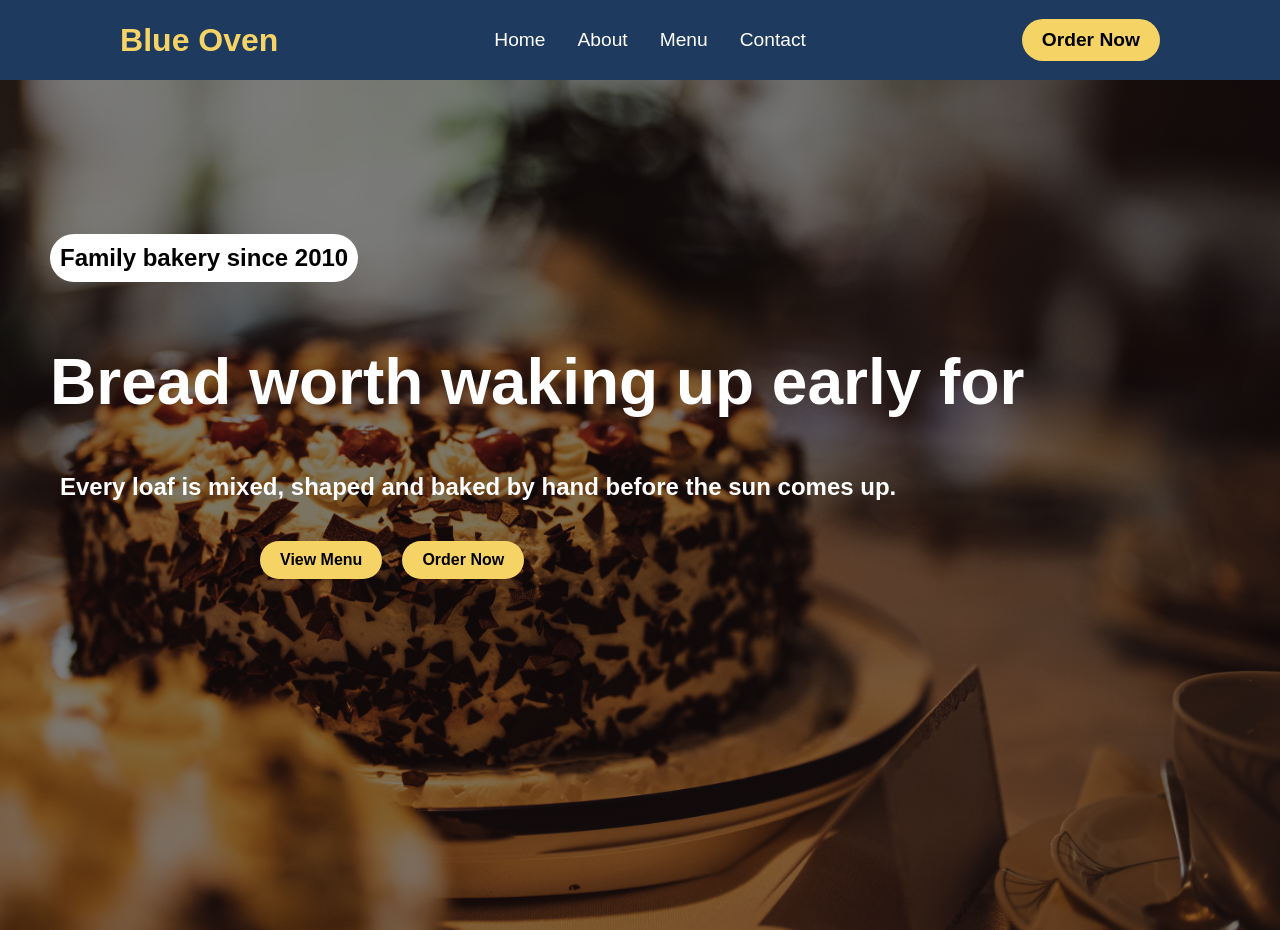
<file: onepage/index.html>
<!DOCTYPE html>
<html lang="en">

<head>
    <meta charset="UTF-8">
    <meta name="viewport" content="width=device-width, initial-scale=1.0">
    <link rel="preconnect" href="https://fonts.googleapis.com">
    <link rel="preconnect" href="https://fonts.gstatic.com" crossorigin>
    <link
        href="https://fonts.googleapis.com/css2?family=Inter:ital,opsz,wght@0,14..32,100..900;1,14..32,100..900&display=swap"
        rel="stylesheet">
    <link rel="stylesheet" href="css/style.css">
    <title>Blue Oven</title>
</head>

<body>
    <!-- Navigation bar -->
    <nav class="navbar">
        <a href="index.html" class="logo">Blue Oven</a>
        <ul class="nav-links">
            <li><a href="index.html">Home</a></li>
            <li><a href="about.html">About</a></li>
            <li><a href="menu.html">Menu</a></li>
            <li><a href="contact.html">Contact</a></li>
           
        </ul>
         <a href="#" class="button">Order Now</a>
    </nav>

    <!-- Hero section -->
   <div class="hero">
        <p id="sub1">Family bakery since 2010</p>
        <h1>Bread worth waking up early for</h1>
        <p id="sub2">Every loaf is mixed, shaped and baked by hand before the sun comes up.</p>
        <div class="hero-buttons">
            <a href="menu.html" class="button">View Menu</a>
            <a href="contact.html" class="button">Order Now</a></div>
        
</div>
</body>

</html>
</file>
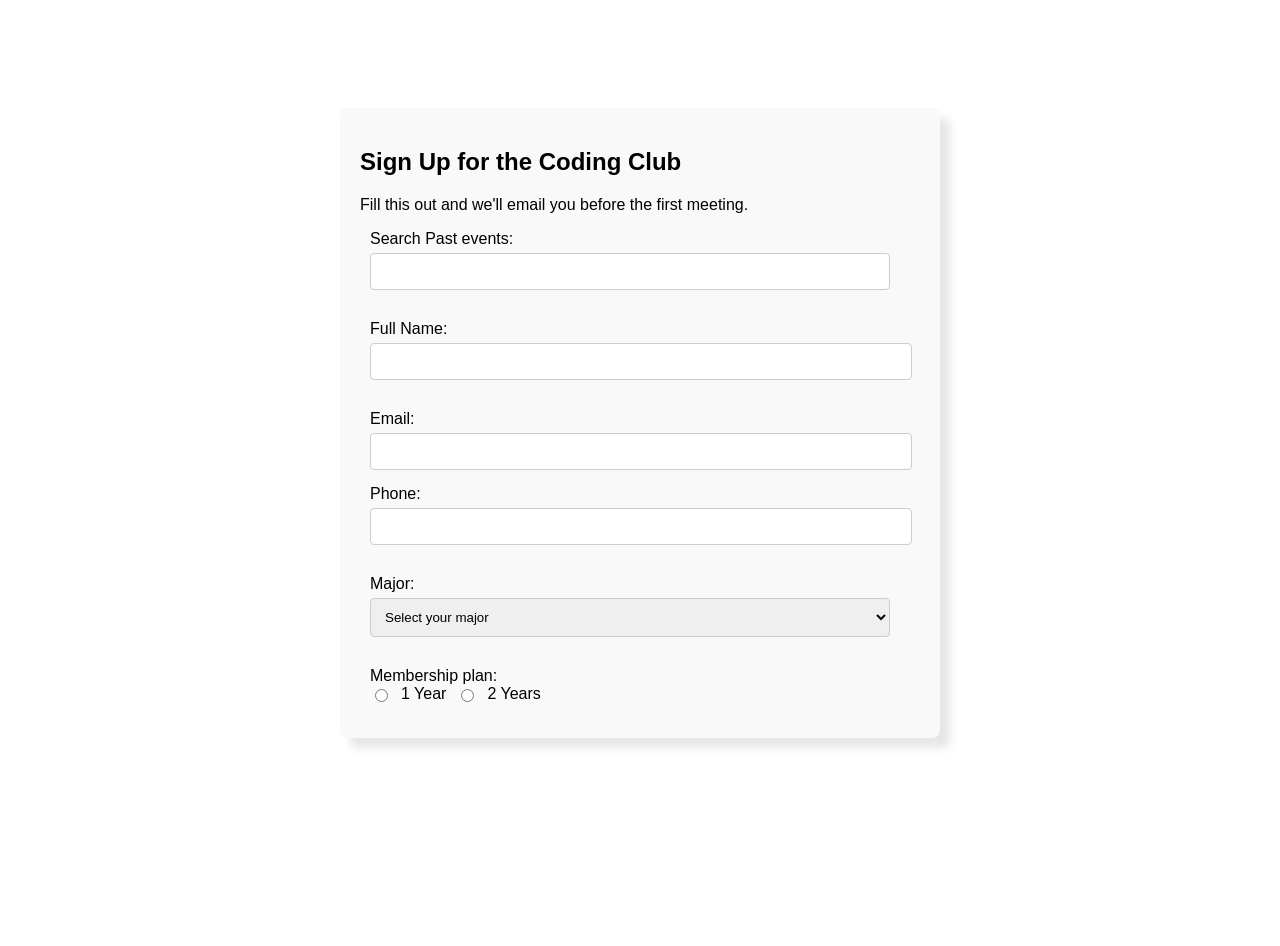
<file: form.html>
<!DOCTYPE html>
<html lang="en">
<head>
    <meta charset="UTF-8">
    <meta name="viewport" content="width=device-width, initial-scale=1.0">
    <title>Coding Club Sign-up</title>
    <style>
        main {
            max-width: 600px;
            margin: 0 auto;
            padding: 100px 20PX 200px 20PX;
            font-family: Arial, sans-serif;
        }
        form {
            background-color: #f9f9f9;
            padding: 20px;
            border-radius: 8px;
            box-shadow: 10px 10px 10px rgba(0, 0, 0, 0.1);
            padding-right: 20px;
        }
       input[type="text"],
        input[type="email"],
        input[type="tel"],
        select,
        input[type="search"] {
            width: 100%;
            padding: 10px;
            margin: 5px 10px 15px 0;
            border: 1px solid #ccc;
            border-radius: 4px;
        }
        .field {
            margin-left: 10px;
            margin-bottom: 15px;
            padding-right: 30px;
        }
        .radio-group {
            display: flex;
            gap: 10px;
            align-items: center;
        }
    </style>
</head>
<body>
<main>
<form>
    <h2>Sign Up for the Coding Club</h2>
    <p>Fill this out and we'll email you before the first meeting.</p>
<div class="field">
    <label for="search">Search Past events:</label>
    <input type="search" id="search" name="search">
</div>
<div class="field">
    <label for="fullname">Full Name:</label>
    <input type="text" id="fullname" name="fullname" required>
</div>
<div class="row">
    <div class="field">
        <label for="email">Email:</label>
        <input type="email" id="email" name="email" required>
        <label for="phone">Phone:</label>
        <input type="tel" id="phone" name="phone">
    </div>
</div>
<div class="field">
    <label for="MAJOR">Major:</label>
    <select id="major" name="major" required>
        <option value="">Select your major</option>
        <optgroup label="Engineering">
            <option value="electrical-engineering">Electrical Engineering</option>
            <option value="mechanical-engineering">Mechanical Engineering</option>
        </optgroup>
        <optgroup label="Computer Science">
            <option value="computer-science">Computer Science</option>
            <option value="software-engineering">Software Engineering</option>
        </optgroup>
    </select>
</div>
<div class="field">
    <label for="year">Membership  plan:</label>
    <div class="radio-group">
        <input type="radio" id="year1" name="year" value="1" required>
        <label for="year1">1 Year</label>
        <input type="radio" id="year2" name="year" value="2">
        <label for="year2">2 Years</label>
        
    

</form>

</main>
</body>
</html>
</file>
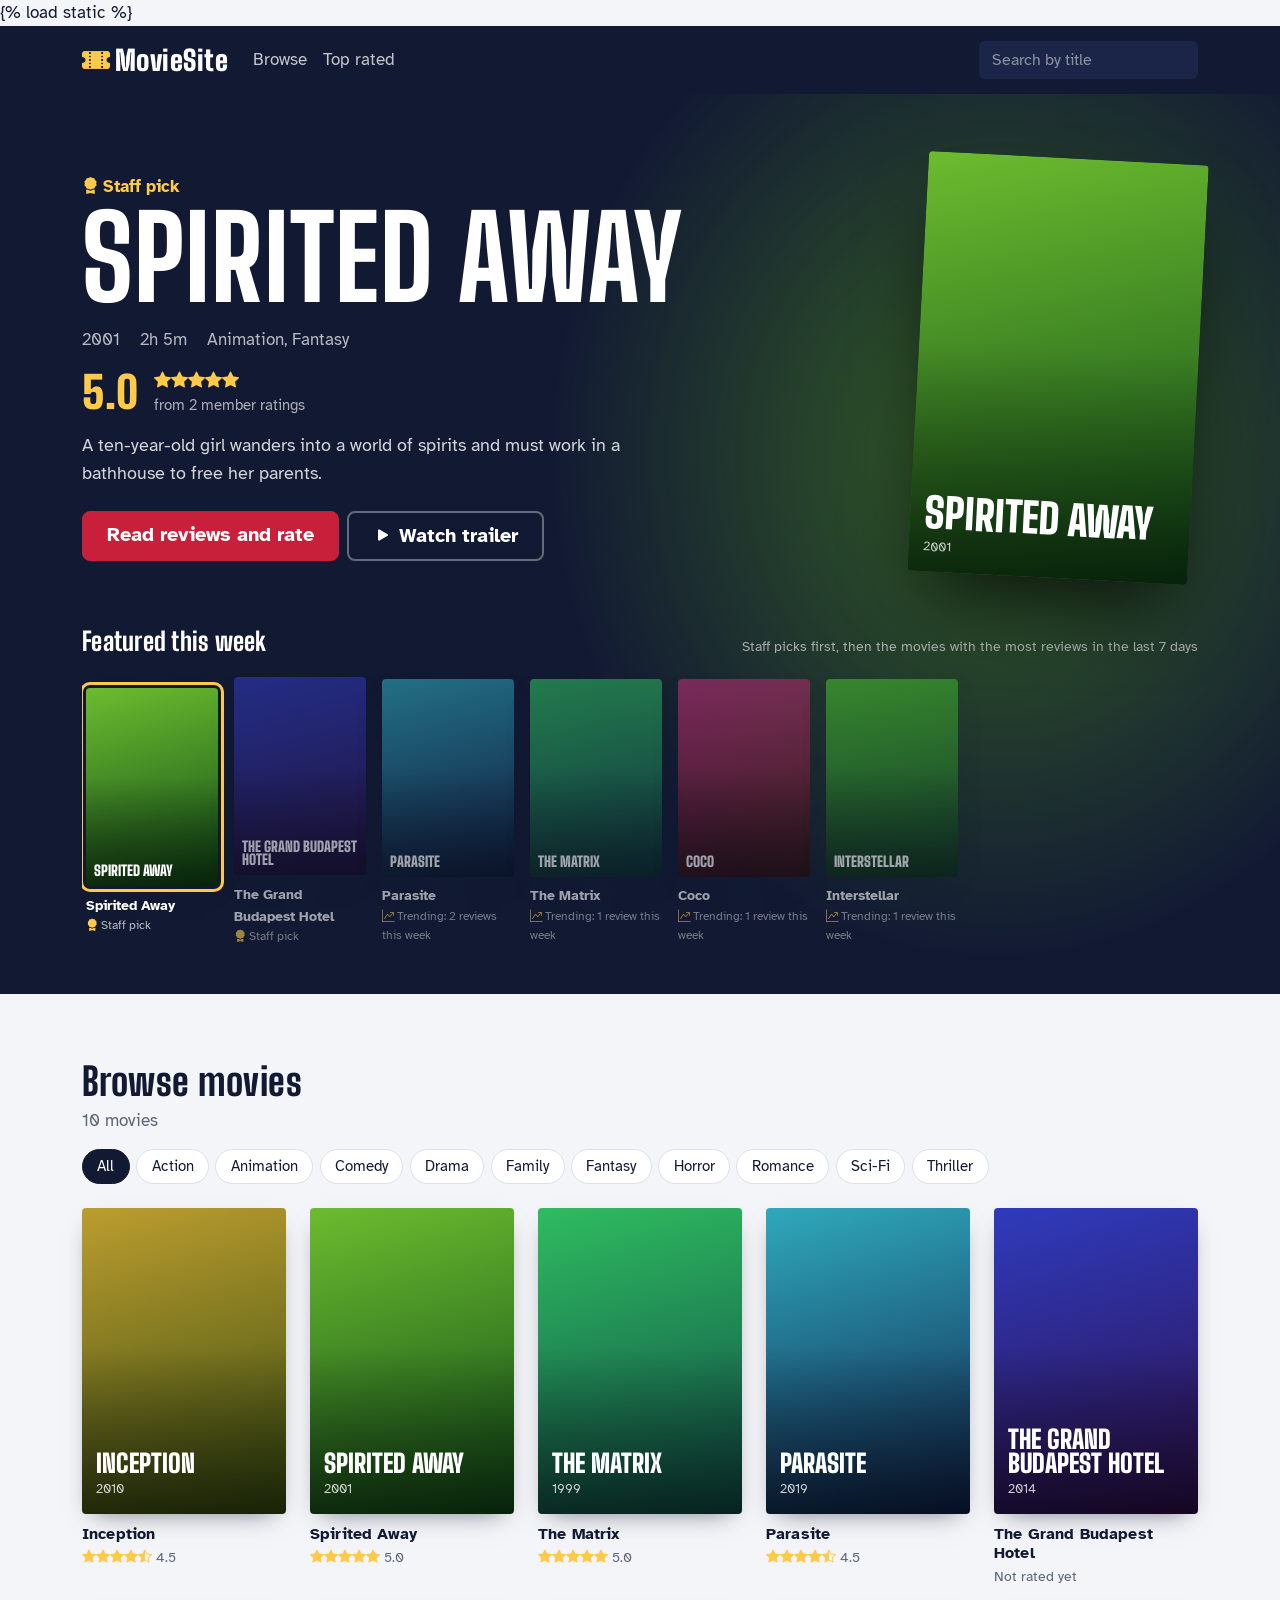
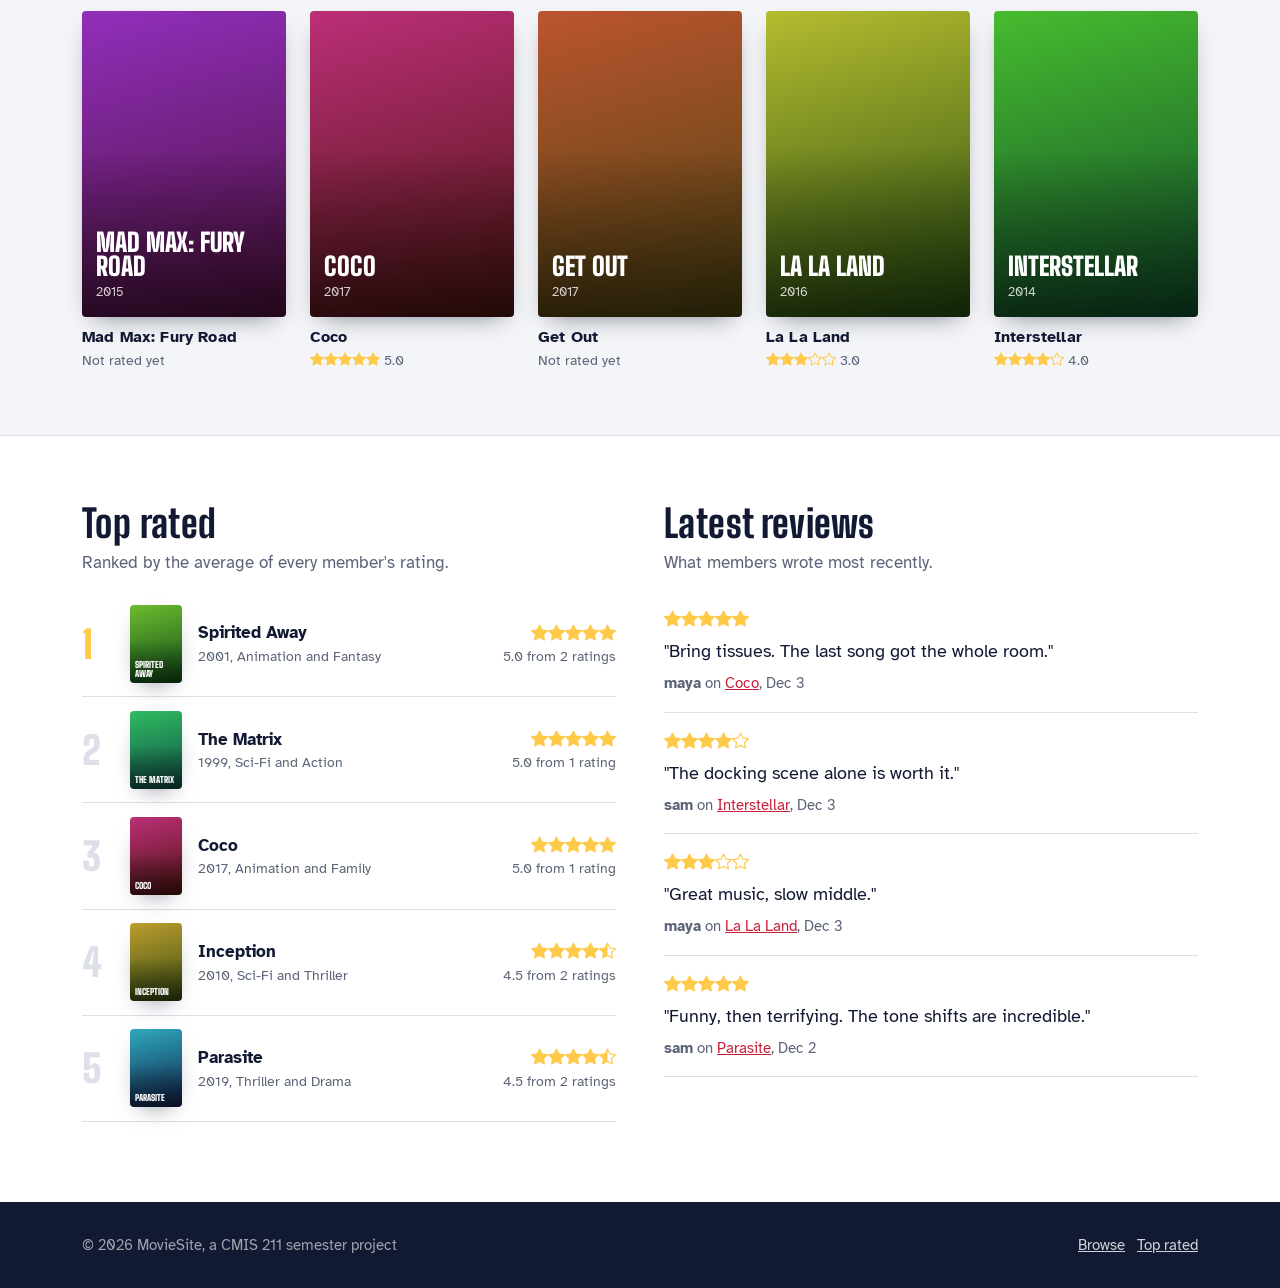
<file: RateMyMovie/User/templates/movie_site_home.html>
<!DOCTYPE html>
<html lang="en">
<head>
    {% load static %}
  <meta charset="UTF-8">
  <meta name="viewport" content="width=device-width, initial-scale=1">
  <title>MovieSite - What's playing and what people think</title>

  <!-- Bootstrap CSS + Bootstrap Icons -->
  <link href="https://cdn.jsdelivr.net/npm/bootstrap@5.3.3/dist/css/bootstrap.min.css" rel="stylesheet">
  <link href="https://cdn.jsdelivr.net/npm/bootstrap-icons@1.11.3/font/bootstrap-icons.min.css" rel="stylesheet">

  <!-- Fonts: a tall, narrow cinema-sign face for headings, a very readable face for everything else -->
  <link rel="preconnect" href="https://fonts.googleapis.com">
  <link rel="preconnect" href="https://fonts.gstatic.com" crossorigin>
  <link href="https://fonts.googleapis.com/css2?family=Atkinson+Hyperlegible:wght@400;700&family=Big+Shoulders+Display:wght@600;800;900&display=swap" rel="stylesheet">

  <style>
    /* ============ 1. Colors and fonts ============ */
    :root {
      --night: #121a33;     /* theater dark: navbar, hero, footer */
      --night-2: #1b2547;
      --seat: #c8203a;      /* velvet-seat red: main buttons */
      --seat-dark: #a3172d;
      --bulb: #ffc94a;      /* light-bulb gold: stars and sign lights */
      --screen: #f4f5f8;    /* page background */
      --slate: #5b6478;     /* secondary text */
      --line: #dde0e8;

      --display: "Big Shoulders Display", "Arial Narrow", sans-serif;
      --body: "Atkinson Hyperlegible", system-ui, sans-serif;
    }

    body {
      font-family: var(--body);
      background: var(--screen);
      color: var(--night);
      font-size: 1.0625rem;
    }
    h1, h2, h3, .display-font { font-family: var(--display); font-weight: 800; letter-spacing: .01em; }
    h2 { font-size: 2.4rem; }
    a { color: var(--seat); }
    a:hover { color: var(--seat-dark); }
    .text-slate { color: var(--slate); }
    .text-bulb { color: var(--bulb); }
    :focus-visible { outline: 3px solid var(--bulb); outline-offset: 2px; }

    .btn-seat { background: var(--seat); border-color: var(--seat); color: #fff; font-weight: 700; }
    .btn-seat:hover, .btn-seat:focus { background: var(--seat-dark); border-color: var(--seat-dark); color: #fff; }
    .btn-ghost { border: 2px solid rgba(255,255,255,.35); color: #fff; font-weight: 700; }
    .btn-ghost:hover { border-color: #fff; color: #fff; }

    /* ============ 2. Navbar ============ */
    .site-nav { background: var(--night); }
    .site-nav .navbar-brand { font-family: var(--display); font-weight: 900; font-size: 1.75rem; letter-spacing: .02em; }
    .site-nav .navbar-brand i { color: var(--bulb); }
    .site-nav .nav-link { color: rgba(255,255,255,.75); }
    .site-nav .nav-link:hover, .site-nav .nav-link.active { color: #fff; }
    .site-nav .form-control { background: var(--night-2); border-color: transparent; color: #fff; }
    .site-nav .form-control::placeholder { color: rgba(255,255,255,.5); }

    /* ============ 3. Spotlight hero ============ */
    .spot {
      --hue: 47;   /* set by JavaScript to match the featured movie's poster */
      color: #fff;
      background:
        radial-gradient(ellipse 50% 80% at 78% 40%, hsl(var(--hue) 70% 35% / .55), transparent 70%),
        var(--night);
      padding: 4rem 0 2.5rem;
      overflow: hidden;
    }
    .spot-reason { color: var(--bulb); font-weight: 700; }
    .spot-title {
      font-size: clamp(3.25rem, 9vw, 7.5rem);
      line-height: .9;
      text-transform: uppercase;
      margin: .5rem 0 1rem;
      overflow-wrap: anywhere;
    }
    .spot-meta { display: flex; flex-wrap: wrap; gap: .25rem 1.25rem; color: rgba(255,255,255,.7); margin-bottom: 1rem; }
    .spot-score { font-family: var(--display); font-weight: 900; font-size: 2.75rem; color: var(--bulb); line-height: 1; }
    .spot-overview { color: rgba(255,255,255,.82); max-width: 34rem; font-size: 1.15rem; }

    /* The big poster: the one moment of motion, when you pick another movie */
    .spot-poster { display: block; max-width: 280px; margin-left: auto; transform: rotate(3deg); color: #fff; text-decoration: none; }
    .spot-poster:hover { color: #fff; }
    .spot-poster .poster { box-shadow: 0 40px 80px -20px rgba(0,0,0,.75); }
    .spot-poster .poster-title { font-size: 2.6rem; }
    .spot-poster.swap { animation: posterIn .5s ease-out; }
    @keyframes posterIn {
      from { opacity: 0; transform: rotate(8deg) translateY(24px); }
      to   { opacity: 1; transform: rotate(3deg); }
    }

    /* "Featured this week" strip */
    .strip-head { display: flex; flex-wrap: wrap; justify-content: space-between; align-items: baseline; gap: .25rem 1rem; margin-top: 3rem; }
    .strip-head h2 { font-size: 1.6rem; margin: 0; }
    .strip-head p { color: rgba(255,255,255,.6); font-size: .9rem; margin: 0; }
    .spot-strip { display: flex; gap: 1rem; margin-top: 1rem; overflow-x: auto; padding: 4px 4px .5rem; }
    .spot-strip button {
      flex: 0 0 132px; background: none; border: 0; padding: 0; text-align: left; color: #fff; opacity: .6;
    }
    .spot-strip button:hover, .spot-strip button[aria-pressed="true"] { opacity: 1; }
    .spot-strip button[aria-pressed="true"] .poster { outline: 3px solid var(--bulb); outline-offset: 3px; }
    .spot-strip .poster { padding: .5rem; }
    .spot-strip .poster-title { font-size: .9rem; }
    .spot-strip .poster-year { display: none; }
    .strip-title { display: block; font-weight: 700; font-size: .9rem; margin-top: .55rem; }
    .strip-reason { display: block; font-size: .78rem; color: rgba(255,255,255,.7); }
    .strip-reason i { color: var(--bulb); }

    @media (max-width: 767px) {
      .spot-poster { max-width: 170px; margin: .5rem auto 0; }
      .spot-poster .poster-title { font-size: 1.6rem; }
    }
    @media (prefers-reduced-motion: reduce) {
      .spot-poster.swap { animation: none; }
    }

    /* ============ 4. Posters (colored one-sheets, since we have no images) ============ */
    .poster {
      aspect-ratio: 2 / 3;
      border-radius: 4px;
      display: flex;
      flex-direction: column;
      justify-content: flex-end;
      padding: .9rem;
      color: #fff;
      background:
        linear-gradient(to top, rgba(0,0,0,.55), transparent 55%),
        linear-gradient(165deg, hsl(var(--hue) 60% 46%), hsl(calc(var(--hue) + 35) 65% 18%));
      box-shadow: 0 10px 24px -12px rgba(18,26,51,.6);
    }
    .poster-title { font-family: var(--display); font-weight: 900; font-size: 1.6rem; line-height: .95; text-transform: uppercase; overflow-wrap: anywhere; }
    .poster-md .poster-title { font-size: 1.15rem; }
    .poster-year { font-size: .8rem; opacity: .8; margin-top: .3rem; }
    .poster-sm { width: 52px; padding: .3rem; }
    .poster-sm .poster-title { font-size: .55rem; }
    .poster-sm .poster-year { display: none; }

    /* ============ 5. Browse grid ============ */
    .browse { padding: 4rem 0; }
    .chips { display: flex; flex-wrap: wrap; gap: .4rem; }
    .chip {
      border: 1px solid var(--line); background: #fff; color: var(--night);
      border-radius: 999px; padding: .3rem .9rem; font-size: .95rem;
    }
    .chip:hover { border-color: var(--night); }
    .chip[aria-pressed="true"] { background: var(--night); border-color: var(--night); color: #fff; }

    .movie-link { color: inherit; text-decoration: none; display: block; }
    .movie-link .poster { transition: transform .15s ease; }
    .movie-link:hover .poster, .movie-link:focus-visible .poster { transform: translateY(-4px); }
    .movie-link h3 { font-family: var(--body); font-weight: 700; font-size: 1rem; margin: .7rem 0 .15rem; }
    .movie-meta { color: var(--slate); font-size: .875rem; }

    /* ============ 6. Ranked list + latest reviews ============ */
    .lower { padding: 4rem 0 5rem; background: #fff; border-top: 1px solid var(--line); }
    .rank-item { display: flex; align-items: center; gap: 1rem; padding: .85rem 0; border-bottom: 1px solid var(--line); }
    .rank-num { font-family: var(--display); font-weight: 900; font-size: 2.4rem; width: 2rem; color: var(--line); line-height: 1; }
    .rank-item:first-child .rank-num { color: var(--bulb); }
    .rank-item a { color: var(--night); font-weight: 700; text-decoration: none; }
    .rank-item a:hover { color: var(--seat); }

    .quote { padding: 1rem 0; border-bottom: 1px solid var(--line); }
    .quote p { font-size: 1.1rem; margin: .35rem 0; }
    .quote small { color: var(--slate); }

    .stars { color: var(--bulb); white-space: nowrap; }

    /* ============ 7. Detail page ============ */
    .detail-head { background: var(--night); color: #fff; padding: 2.5rem 0 3rem; }
    .detail-head .breadcrumb a { color: rgba(255,255,255,.65); }
    .detail-head .breadcrumb-item.active { color: #fff; }
    .detail-head .breadcrumb-item + .breadcrumb-item::before { color: rgba(255,255,255,.4); }
    .detail-title { font-size: clamp(2.8rem, 7vw, 5rem); line-height: .95; text-transform: uppercase; }
    .facts { display: flex; flex-wrap: wrap; gap: .25rem 1.25rem; color: rgba(255,255,255,.7); margin: .75rem 0 1.25rem; }
    .score-big { font-family: var(--display); font-weight: 900; font-size: 4rem; line-height: .9; color: var(--bulb); }

    .detail-body { padding: 3rem 0 4rem; }
    .panel { background: #fff; border-radius: 10px; padding: 1.5rem; border: 1px solid var(--line); }
    .panel h2 { font-size: 1.9rem; }

    /* Clickable stars: radios written 5..1 and shown reversed, so "~" lights the stars to the left */
    .star-input { display: inline-flex; flex-direction: row-reverse; gap: .2rem; }
    .star-input input { position: absolute; opacity: 0; width: 1px; height: 1px; }
    .star-input label { font-size: 2.2rem; color: #cfd3dc; cursor: pointer; line-height: 1; }
    .star-input input:checked ~ label,
    .star-input label:hover,
    .star-input label:hover ~ label { color: var(--bulb); }
    .star-input input:focus-visible + label { outline: 3px solid var(--night); border-radius: 4px; }

    .review { display: flex; gap: .9rem; padding: 1.1rem 0; border-bottom: 1px solid var(--line); }
    .review:last-child { border-bottom: 0; }
    .review.mine { background: #fff7e0; margin: 0 -1.5rem; padding: 1.1rem 1.5rem; }
    .avatar {
      width: 40px; height: 40px; flex-shrink: 0; border-radius: 50%;
      display: grid; place-items: center; color: #fff; font-weight: 700;
    }

    .bar { height: 8px; background: var(--screen); border-radius: 4px; overflow: hidden; }
    .bar span { display: block; height: 100%; background: var(--bulb); }

    /* ============ 8. Footer ============ */
    footer { background: var(--night); color: rgba(255,255,255,.6); padding: 2rem 0; }
    footer a { color: rgba(255,255,255,.8); }
  </style>
</head>
<body>

  <!-- ============ NAVBAR ============ -->
  <nav class="navbar navbar-expand-md navbar-dark site-nav sticky-top">
    <div class="container">
      <a class="navbar-brand" href="#"><i class="bi bi-ticket-perforated-fill me-1" aria-hidden="true"></i>MovieSite</a>
      <button class="navbar-toggler" type="button" data-bs-toggle="collapse" data-bs-target="#mainNav"
              aria-controls="mainNav" aria-expanded="false" aria-label="Open menu">
        <span class="navbar-toggler-icon"></span>
      </button>
      <div class="collapse navbar-collapse" id="mainNav">
        <ul class="navbar-nav me-auto">
          <li class="nav-item"><a class="nav-link" href="#browse">Browse</a></li>
          <li class="nav-item"><a class="nav-link" href="#top-rated">Top rated</a></li>
        </ul>
        <form class="d-flex mt-2 mt-md-0" id="navSearch" role="search">
          <input class="form-control" type="search" id="navQuery" placeholder="Search by title" aria-label="Search by title">
        </form>
      </div>
    </div>
  </nav>

  <!-- =====================================================================
       PAGE 1: HOMEPAGE  (Django: templates/movies/home.html)
       ===================================================================== -->
  <div id="homePage">

    <!-- ============ SPOTLIGHT HERO ============ -->
    <header class="spot" id="spot">
      <div class="container">
        <div class="row align-items-center g-4 g-lg-5">
          <div class="col-md-7">
            <div class="spot-reason" id="spotReason"></div>
            <h1 class="spot-title" id="spotTitle"></h1>
            <div class="spot-meta" id="spotMeta"></div>
            <div class="d-flex align-items-center gap-3 mb-3" id="spotScore"></div>
            <p class="spot-overview" id="spotOverview"></p>
            <div class="d-flex flex-wrap gap-2 mt-4">
              <a class="btn btn-seat btn-lg px-4" id="spotReviews" href="#">Read reviews and rate</a>
              <button type="button" class="btn btn-ghost btn-lg px-4" data-bs-toggle="modal" data-bs-target="#trailerModal" id="spotTrailer">
                <i class="bi bi-play-fill" aria-hidden="true"></i> Watch trailer
              </button>
            </div>
          </div>
          <div class="col-md-5">
            <a class="spot-poster" id="spotPoster" href="#" aria-hidden="true" tabindex="-1"></a>
          </div>
        </div>

        <!-- Featured this week: staff picks, then trending (see featuredThisWeek() in the script) -->
        <div class="strip-head">
          <h2>Featured this week</h2>
          <p>Staff picks first, then the movies with the most reviews in the last 7 days</p>
        </div>
        <div class="spot-strip" id="spotStrip" role="group" aria-label="Featured this week"></div>
      </div>
    </header>

    <!-- ============ BROWSE: filter chips + poster grid ============ -->
    <section class="browse" id="browse">
      <div class="container">
        <div class="d-flex flex-wrap justify-content-between align-items-end gap-3 mb-4">
          <div>
            <h2 class="mb-1">Browse movies</h2>
            <p class="text-slate mb-0" id="resultCount"></p>
          </div>
          <div class="chips" id="genreChips" aria-label="Filter by genre"></div>
        </div>
        <div class="row g-4 row-cols-2 row-cols-sm-3 row-cols-lg-5" id="movieGrid"></div>
      </div>
    </section>

    <!-- ============ TOP RATED + LATEST REVIEWS ============ -->
    <section class="lower" id="top-rated">
      <div class="container">
        <div class="row g-5">
          <div class="col-lg-6">
            <h2 class="mb-1">Top rated</h2>
            <p class="text-slate">Ranked by the average of every member's rating.</p>
            <ol class="list-unstyled mb-0" id="topList"></ol>
          </div>
          <div class="col-lg-6">
            <h2 class="mb-1">Latest reviews</h2>
            <p class="text-slate">What members wrote most recently.</p>
            <div id="latestReviews"></div>
          </div>
        </div>
      </div>
    </section>
  </div>

  <!-- =====================================================================
       PAGE 2: MOVIE DETAIL  (Django: templates/movies/movie_detail.html)
       Drawn by JavaScript when the address is #/movie/<id>
       ===================================================================== -->
  <div id="detailPage" class="d-none"></div>

  <!-- ============ FOOTER ============ -->
  <footer>
    <div class="container d-flex flex-wrap justify-content-between gap-2 small">
      <span>&copy; 2026 MovieSite, a CMIS 211 semester project</span>
      <span><a href="#browse">Browse</a> &nbsp; <a href="#top-rated">Top rated</a></span>
    </div>
  </footer>

  <!-- ============ TRAILER MODAL ============ -->
  <div class="modal fade" id="trailerModal" tabindex="-1" aria-labelledby="trailerTitle" aria-hidden="true">
    <div class="modal-dialog modal-lg modal-dialog-centered">
      <div class="modal-content bg-black">
        <div class="modal-header border-0">
          <h5 class="modal-title text-white display-font fs-3" id="trailerTitle">Trailer</h5>
          <button type="button" class="btn-close btn-close-white" data-bs-dismiss="modal" aria-label="Close"></button>
        </div>
        <div class="modal-body p-0">
          <div class="ratio ratio-16x9">
            <!-- A sample clip stands in for the real trailer -->
            <video id="trailerVideo" controls preload="metadata">
              <source src="https://interactive-examples.mdn.mozilla.net/media/cc0-videos/flower.mp4" type="video/mp4">
              <source src="https://interactive-examples.mdn.mozilla.net/media/cc0-videos/flower.webm" type="video/webm">
              Your browser doesn't support the video tag.
            </video>
          </div>
        </div>
      </div>
    </div>
  </div>

  <!-- ============ TOAST ============ -->
  <div class="toast-container position-fixed bottom-0 end-0 p-3">
    <div id="msgToast" class="toast align-items-center border-0 text-white" style="background: var(--night)" role="status" aria-live="polite" aria-atomic="true">
      <div class="d-flex">
        <div class="toast-body" id="toastText"></div>
        <button type="button" class="btn-close btn-close-white me-2 m-auto" data-bs-dismiss="toast" aria-label="Close"></button>
      </div>
    </div>
  </div>

  <script src="https://cdn.jsdelivr.net/npm/bootstrap@5.3.3/dist/js/bootstrap.bundle.min.js"></script>

  <script>
    /* =================================================================
       1. DATA: stands in for the database (Django: Movie, Genre, Review)
       ================================================================= */
    const ME = 'you';   // the "logged-in" user in this demo

    // featured: true = a staff pick (Django: an is_featured checkbox in the admin)
    const movies = [
      { id: 1,  title: 'Inception', year: 2010, runtime: '2h 28m', genres: ['Sci-Fi', 'Thriller'],
        overview: "A thief who steals secrets from people's dreams is offered one last job: planting an idea instead." },
      { id: 2,  title: 'Spirited Away', year: 2001, runtime: '2h 5m', genres: ['Animation', 'Fantasy'], featured: true,
        overview: 'A ten-year-old girl wanders into a world of spirits and must work in a bathhouse to free her parents.' },
      { id: 3,  title: 'The Matrix', year: 1999, runtime: '2h 16m', genres: ['Sci-Fi', 'Action'],
        overview: 'A hacker learns that the world he lives in is a simulation, and joins the people fighting it.' },
      { id: 4,  title: 'Parasite', year: 2019, runtime: '2h 12m', genres: ['Thriller', 'Drama'],
        overview: 'A poor family schemes its way into the household of a wealthy one, until a secret in the basement surfaces.' },
      { id: 5,  title: 'The Grand Budapest Hotel', year: 2014, runtime: '1h 39m', genres: ['Comedy', 'Drama'], featured: true,
        overview: 'A legendary concierge and his young lobby boy are drawn into the theft of a priceless painting.' },
      { id: 6,  title: 'Mad Max: Fury Road', year: 2015, runtime: '2h', genres: ['Action', 'Sci-Fi'],
        overview: 'In a desert wasteland, a rebel driver and a drifter flee a warlord across hundreds of miles of sand.' },
      { id: 7,  title: 'Coco', year: 2017, runtime: '1h 45m', genres: ['Animation', 'Family'],
        overview: 'A boy who dreams of becoming a musician crosses into the Land of the Dead to find his great-great-grandfather.' },
      { id: 8,  title: 'Get Out', year: 2017, runtime: '1h 44m', genres: ['Horror', 'Thriller'],
        overview: "A young man visits his girlfriend's family for the weekend and finds that their welcome hides something." },
      { id: 9,  title: 'La La Land', year: 2016, runtime: '2h 8m', genres: ['Drama', 'Romance'],
        overview: 'A jazz pianist and an aspiring actress fall in love while chasing their dreams in Los Angeles.' },
      { id: 10, title: 'Interstellar', year: 2014, runtime: '2h 49m', genres: ['Sci-Fi', 'Drama'],
        overview: "With Earth's crops failing, a former pilot leads a mission through a wormhole to find humanity a new home." },
    ];

    // Review dates as 'YYYY-MM-DD'. daysAgo() keeps this demo fresh whenever you open it:
    // most reviews are 1-3 days old, Inception's are 12 days old (so it isn't "trending").
    function isoDay(d) {
      return `${d.getFullYear()}-${String(d.getMonth() + 1).padStart(2, '0')}-${String(d.getDate()).padStart(2, '0')}`;
    }
    function daysAgo(n) { const d = new Date(); d.setDate(d.getDate() - n); return isoDay(d); }

    // Newest first, like Review.Meta.ordering = ['-created_at']
    let reviews = [
      { movieId: 7,  user: 'maya',   rating: 5, comment: 'Bring tissues. The last song got the whole room.', created: daysAgo(1) },
      { movieId: 10, user: 'sam',    rating: 4, comment: 'The docking scene alone is worth it.', created: daysAgo(1) },
      { movieId: 9,  user: 'maya',   rating: 3, comment: 'Great music, slow middle.', created: daysAgo(1) },
      { movieId: 4,  user: 'jordan', rating: 4, comment: '', created: daysAgo(2) },
      { movieId: 4,  user: 'sam',    rating: 5, comment: 'Funny, then terrifying. The tone shifts are incredible.', created: daysAgo(2) },
      { movieId: 3,  user: 'jordan', rating: 5, comment: 'Holds up better than I expected.', created: daysAgo(2) },
      { movieId: 2,  user: 'maya',   rating: 5, comment: '', created: daysAgo(3) },
      { movieId: 2,  user: 'sam',    rating: 5, comment: 'Every frame is beautiful.', created: daysAgo(3) },
      { movieId: 1,  user: 'jordan', rating: 4, comment: 'Confusing the first time, brilliant the second.', created: daysAgo(12) },
      { movieId: 1,  user: 'maya',   rating: 5, comment: 'Still thinking about the ending.', created: daysAgo(12) },
    ];

    const FEATURED_COUNT = 6;   // how many movies the "Featured this week" strip shows
    const RATING_WORDS = ['', 'Poor', 'Fair', 'Good', 'Very good', 'Excellent'];
    const allGenres = [...new Set(movies.flatMap(m => m.genres))].sort();
    const watchlist = new Set();
    const reduceMotion = window.matchMedia('(prefers-reduced-motion: reduce)').matches;

    /* =================================================================
       2. HELPERS (Django: the _stars, _poster, _movie_card include files)
       ================================================================= */

    // Escape anything a user typed before putting it in the page (Django does this for you)
    function esc(text) {
      return String(text).replace(/[&<>"']/g, c =>
        ({ '&': '&amp;', '<': '&lt;', '>': '&gt;', '"': '&quot;', "'": '&#39;' }[c]));
    }

    const movieById = id => movies.find(m => m.id === id);
    const reviewsFor = id => reviews.filter(r => r.movieId === id);
    const plural = (n, word) => `${n} ${word}${n === 1 ? '' : 's'}`;

    // Average + count (Django: annotate(avg_rating=Avg(...), review_count=Count(...)))
    function stats(id) {
      const list = reviewsFor(id);
      const avg = list.length ? list.reduce((s, r) => s + r.rating, 0) / list.length : 0;
      return { avg, count: list.length };
    }

    function stars(value) {
      let html = `<span class="stars" aria-label="${value.toFixed(1)} out of 5 stars">`;
      for (let i = 1; i <= 5; i++) {
        const icon = value >= i ? 'bi-star-fill' : value >= i - 0.5 ? 'bi-star-half' : 'bi-star';
        html += `<i class="bi ${icon}" aria-hidden="true"></i>`;
      }
      return html + '</span>';
    }

    // '2026-11-03' -> a local date (Date.parse on a plain date can land on the day before)
    function toDate(iso) { const [y, m, d] = iso.split('-').map(Number); return new Date(y, m - 1, d); }
    const shortDate = iso => toDate(iso).toLocaleDateString('en-US', { month: 'short', day: 'numeric' });

    const hue = id => (id * 47) % 360;
    const avatarColor = name => `hsl(${(name.charCodeAt(0) * 37) % 360} 45% 38%)`;

    function poster(movie, extra = '') {
      return `
        <div class="poster ${extra}" style="--hue:${hue(movie.id)}" aria-hidden="true">
          <div class="poster-title">${esc(movie.title)}</div>
          <div class="poster-year">${movie.year}</div>
        </div>`;
    }

    function showToast(text) {
      document.getElementById('toastText').textContent = text;
      bootstrap.Toast.getOrCreateInstance(document.getElementById('msgToast')).show();
    }

    /* =================================================================
       3. FEATURED THIS WEEK + SPOTLIGHT HERO
          Rule: staff picks first, then trending (most reviews in the last
          7 days), then top rated, so the strip is never empty.
          Django: the home view does the same with is_featured and
          Count('reviews', filter=Q(reviews__created_at__gte=week_ago))
       ================================================================= */
    function reviewsThisWeek(id) {
      const weekAgo = new Date(); weekAgo.setDate(weekAgo.getDate() - 7);
      return reviews.filter(r => r.movieId === id && toDate(r.created) >= weekAgo).length;
    }

    function featuredThisWeek() {
      const list = [];
      const add = (movie, icon, reason) => {
        if (list.length < FEATURED_COUNT && !list.some(f => f.movie.id === movie.id)) list.push({ movie, icon, reason });
      };

      // 1. Staff picks
      movies.filter(m => m.featured).forEach(m => add(m, 'bi-award-fill', 'Staff pick'));

      // 2. Trending: most reviews in the past 7 days (ties go to the higher average)
      movies.filter(m => reviewsThisWeek(m.id) > 0)
        .sort((a, b) => reviewsThisWeek(b.id) - reviewsThisWeek(a.id) || stats(b.id).avg - stats(a.id).avg)
        .forEach(m => add(m, 'bi-graph-up-arrow', `Trending: ${plural(reviewsThisWeek(m.id), 'review')} this week`));

      // 3. Quiet week? Fill the rest with the top rated
      movies.filter(m => stats(m.id).count)
        .sort((a, b) => stats(b.id).avg - stats(a.id).avg)
        .forEach(m => add(m, 'bi-star-fill', 'Top rated'));

      return list;
    }

    let spotlightId = null;   // which movie is in the spotlight

    function renderSpotlight(animate = false) {
      const featured = featuredThisWeek();
      if (!featured.some(f => f.movie.id === spotlightId)) spotlightId = featured[0].movie.id;
      const { movie, icon, reason } = featured.find(f => f.movie.id === spotlightId);
      const { avg, count } = stats(movie.id);

      document.getElementById('spot').style.setProperty('--hue', hue(movie.id));
      document.getElementById('spotReason').innerHTML = `<i class="bi ${icon} me-1" aria-hidden="true"></i>${reason}`;
      document.getElementById('spotTitle').textContent = movie.title;
      document.getElementById('spotMeta').innerHTML =
        `<span>${movie.year}</span><span>${movie.runtime}</span><span>${movie.genres.join(', ')}</span>`;
      document.getElementById('spotScore').innerHTML = count
        ? `<span class="spot-score">${avg.toFixed(1)}</span>
           <div>${stars(avg)}<div class="small" style="color:rgba(255,255,255,.65)">from ${plural(count, 'member rating')}</div></div>`
        : '<span style="color:rgba(255,255,255,.7)">Not rated yet. Be the first.</span>';
      document.getElementById('spotOverview').textContent = movie.overview;
      document.getElementById('spotReviews').href = `#/movie/${movie.id}`;
      document.getElementById('spotTrailer').dataset.title = movie.title;

      const big = document.getElementById('spotPoster');
      big.href = `#/movie/${movie.id}`;
      big.innerHTML = poster(movie);
      if (animate && !reduceMotion) { big.classList.remove('swap'); void big.offsetWidth; big.classList.add('swap'); }

      document.getElementById('spotStrip').innerHTML = featured.map(f => `
        <button type="button" data-id="${f.movie.id}" aria-pressed="${f.movie.id === spotlightId}">
          ${poster(f.movie)}
          <span class="strip-title">${esc(f.movie.title)}</span>
          <span class="strip-reason"><i class="bi ${f.icon}" aria-hidden="true"></i> ${f.reason}</span>
        </button>`).join('');
      document.querySelectorAll('#spotStrip button').forEach(b =>
        b.addEventListener('click', () => { spotlightId = Number(b.dataset.id); renderSpotlight(true); }));
    }

    /* =================================================================
       4. BROWSE GRID with genre chips and search (Django: movie_list view)
       ================================================================= */
    let currentGenre = 'All';
    let currentSearch = '';

    function buildChips() {
      document.getElementById('genreChips').innerHTML = ['All', ...allGenres].map(g =>
        `<button type="button" class="chip" data-genre="${g}" aria-pressed="${g === currentGenre}">${g}</button>`).join('');
      document.querySelectorAll('.chip').forEach(c =>
        c.addEventListener('click', () => { currentGenre = c.dataset.genre; currentSearch = ''; renderGrid(); }));
    }

    function renderGrid() {
      const q = currentSearch.toLowerCase();
      const list = movies.filter(m =>
        (currentGenre === 'All' || m.genres.includes(currentGenre)) &&
        (!q || m.title.toLowerCase().includes(q)));

      document.querySelectorAll('.chip').forEach(c => c.setAttribute('aria-pressed', c.dataset.genre === currentGenre));

      let summary = plural(list.length, 'movie');
      if (currentGenre !== 'All') summary += ` in ${currentGenre}`;
      if (currentSearch) summary += ` matching "${esc(currentSearch)}". <a href="#browse" id="clearSearch">Show all</a>`;
      document.getElementById('resultCount').innerHTML = summary;

      document.getElementById('movieGrid').innerHTML = list.length ? list.map(m => {
        const { avg, count } = stats(m.id);
        return `
          <div class="col">
            <a class="movie-link" href="#/movie/${m.id}">
              ${poster(m)}
              <h3>${esc(m.title)}</h3>
              <div class="movie-meta">${count ? `${stars(avg)} ${avg.toFixed(1)}` : 'Not rated yet'}</div>
            </a>
          </div>`;
      }).join('') : '<p class="text-slate">No movies match. Try another title or genre.</p>';

      const clear = document.getElementById('clearSearch');
      if (clear) clear.addEventListener('click', () => { currentSearch = ''; renderGrid(); });
    }

    /* =================================================================
       5. TOP RATED + LATEST REVIEWS
       ================================================================= */
    function renderLower() {
      const ranked = movies.filter(m => stats(m.id).count)
        .sort((a, b) => stats(b.id).avg - stats(a.id).avg || stats(b.id).count - stats(a.id).count)
        .slice(0, 5);

      document.getElementById('topList').innerHTML = ranked.map((m, i) => {
        const { avg, count } = stats(m.id);
        return `
          <li class="rank-item">
            <span class="rank-num">${i + 1}</span>
            ${poster(m, 'poster-sm')}
            <div class="flex-grow-1">
              <a href="#/movie/${m.id}">${esc(m.title)}</a>
              <div class="movie-meta">${m.year}, ${m.genres.join(' and ')}</div>
            </div>
            <div class="text-end">${stars(avg)}<div class="movie-meta">${avg.toFixed(1)} from ${plural(count, 'rating')}</div></div>
          </li>`;
      }).join('');

      document.getElementById('latestReviews').innerHTML = reviews.filter(r => r.comment).slice(0, 4).map(r => {
        const m = movieById(r.movieId);
        return `
          <div class="quote">
            ${stars(r.rating)}
            <p>"${esc(r.comment)}"</p>
            <small><strong>${esc(r.user)}</strong> on <a href="#/movie/${m.id}">${esc(m.title)}</a>, ${shortDate(r.created)}</small>
          </div>`;
      }).join('');
    }

    function renderHome() {
      renderGrid();
      renderLower();
    }

    /* =================================================================
       6. DETAIL PAGE + REVIEW FORM (Django: movie_detail view + template)
       ================================================================= */
    function renderDetail(id) {
      const movie = movieById(id);
      const page = document.getElementById('detailPage');

      if (!movie) {   // Django: raise Http404
        page.innerHTML = `
          <section class="detail-head text-center">
            <div class="container py-5">
              <h1 class="detail-title">Movie not found</h1>
              <p>There's no movie at this address.</p>
              <a href="#browse" class="btn btn-seat">Browse movies</a>
            </div>
          </section>`;
        return;
      }
      document.title = `${movie.title} - MovieSite`;

      const { avg, count } = stats(movie.id);
      const list = reviewsFor(movie.id);
      const mine = list.find(r => r.user === ME);
      const saved = watchlist.has(movie.id);

      let starRadios = '';
      for (let n = 5; n >= 1; n--) {
        starRadios += `
          <input type="radio" name="rating" id="rate${n}" value="${n}" ${mine && mine.rating === n ? 'checked' : ''}>
          <label for="rate${n}" title="${n} stars: ${RATING_WORDS[n]}"><i class="bi bi-star-fill" aria-hidden="true"></i><span class="visually-hidden">${n} stars, ${RATING_WORDS[n]}</span></label>`;
      }

      const breakdown = [5, 4, 3, 2, 1].map(n => {
        const num = list.filter(r => r.rating === n).length;
        const pct = count ? Math.round(num / count * 100) : 0;
        return `
          <div class="d-flex align-items-center gap-2 mb-2 small">
            <span style="width:3.2rem">${plural(n, 'star')}</span>
            <div class="bar flex-grow-1"><span style="width:${pct}%"></span></div>
            <span class="text-slate" style="width:1.2rem">${num}</span>
          </div>`;
      }).join('');

      const reviewList = list.map(r => `
        <div class="review ${r.user === ME ? 'mine' : ''}">
          <div class="avatar" style="background:${avatarColor(r.user)}" aria-hidden="true">${esc(r.user[0].toUpperCase())}</div>
          <div>
            <div><strong>${r.user === ME ? 'You' : esc(r.user)}</strong> ${stars(r.rating)}</div>
            <div class="small text-slate">${shortDate(r.created)}${r.edited ? ', edited' : ''}</div>
            ${r.comment ? `<p class="mb-0 mt-2">${esc(r.comment).replace(/\n/g, '<br>')}</p>` : ''}
          </div>
        </div>`).join('') || '<p class="text-slate mb-0">No reviews yet. Yours would be the first.</p>';

      const similar = movies.filter(m => m.id !== movie.id && m.genres.some(g => movie.genres.includes(g))).slice(0, 4);

      page.innerHTML = `
        <header class="detail-head">
          <div class="container">
            <nav aria-label="breadcrumb">
              <ol class="breadcrumb small mb-4">
                <li class="breadcrumb-item"><a href="#">Home</a></li>
                <li class="breadcrumb-item"><a href="#browse">Movies</a></li>
                <li class="breadcrumb-item active" aria-current="page">${esc(movie.title)}</li>
              </ol>
            </nav>
            <div class="row g-4 g-lg-5 align-items-end">
              <div class="col-6 col-md-3">${poster(movie)}</div>
              <div class="col-md-9">
                <h1 class="detail-title mb-0">${esc(movie.title)}</h1>
                <div class="facts">
                  <span>${movie.year}</span><span>${movie.runtime}</span><span>${movie.genres.join(', ')}</span>
                </div>
                <div class="d-flex align-items-center gap-3 mb-3">
                  ${count
                    ? `<span class="score-big">${avg.toFixed(1)}</span>
                       <div>${stars(avg)}<div class="small" style="color:rgba(255,255,255,.7)">from ${plural(count, 'member rating')}</div></div>`
                    : '<span style="color:rgba(255,255,255,.7)">Nobody has rated this yet.</span>'}
                </div>
                <p style="max-width:40rem;color:rgba(255,255,255,.82)">${esc(movie.overview)}</p>
                <div class="d-flex flex-wrap gap-2 mt-3">
                  <button type="button" class="btn btn-ghost" data-bs-toggle="modal" data-bs-target="#trailerModal" data-title="${esc(movie.title)}">
                    <i class="bi bi-play-fill" aria-hidden="true"></i> Watch trailer
                  </button>
                  <button type="button" class="btn btn-ghost" id="watchBtn" aria-pressed="${saved}">
                    <i class="bi ${saved ? 'bi-bookmark-check-fill text-bulb' : 'bi-bookmark'}" aria-hidden="true"></i>
                    ${saved ? 'On your watchlist' : 'Add to watchlist'}
                  </button>
                </div>
              </div>
            </div>
          </div>
        </header>

        <main class="detail-body">
          <div class="container">
            <div class="row g-4 g-lg-5">
              <div class="col-lg-8">

                <!-- Rate & comment form -->
                <div class="panel mb-4" id="rate">
                  <h2 class="mb-3">${mine ? 'Your review' : 'Rate this movie'}</h2>
                  <form id="reviewForm" novalidate>
                    <fieldset class="mb-3">
                      <legend class="fs-6 fw-bold mb-1">Your rating</legend>
                      <div class="d-flex align-items-center gap-3">
                        <div class="star-input">${starRadios}</div>
                        <span class="text-slate" id="ratingWord">${mine ? RATING_WORDS[mine.rating] : ''}</span>
                      </div>
                      <div class="invalid-feedback" id="ratingError">Choose from 1 to 5 stars to post your review.</div>
                    </fieldset>
                    <div class="mb-3">
                      <label for="comment" class="form-label fw-bold">Comment <span class="fw-normal text-slate">(optional)</span></label>
                      <textarea class="form-control" id="comment" rows="4" maxlength="500"
                        placeholder="What worked, what didn't? Keep it spoiler-free.">${mine ? esc(mine.comment) : ''}</textarea>
                      <div class="form-text text-end"><span id="charCount">${mine ? mine.comment.length : 0}</span> of 500 characters</div>
                    </div>
                    <div class="d-flex flex-wrap align-items-center gap-3">
                      <button type="submit" class="btn btn-seat px-4">${mine ? 'Save changes' : 'Post review'}</button>
                      ${mine ? '<button type="button" class="btn btn-link text-slate p-0" id="deleteBtn">Delete review</button>' : ''}
                    </div>
                  </form>
                </div>

                <div class="panel">
                  <h2 class="mb-2">${list.length ? plural(list.length, 'review') : 'Reviews'}</h2>
                  ${reviewList}
                </div>
              </div>

              <aside class="col-lg-4">
                <div class="panel mb-4">
                  <h2 class="mb-3">How people rated it</h2>
                  ${breakdown}
                </div>
                ${similar.length ? `
                <div class="panel">
                  <h2 class="mb-3">If you liked this</h2>
                  <div class="row row-cols-2 g-3">
                    ${similar.map(m => `
                      <div class="col"><a class="movie-link" href="#/movie/${m.id}">${poster(m, 'poster-md')}<h3 class="small">${esc(m.title)}</h3></a></div>`).join('')}
                  </div>
                </div>` : ''}
              </aside>
            </div>
          </div>
        </main>`;

      // ---- Form behavior ----
      const form = document.getElementById('reviewForm');
      const comment = document.getElementById('comment');

      form.querySelectorAll('input[name="rating"]').forEach(radio =>
        radio.addEventListener('change', () => {
          document.getElementById('ratingWord').textContent = RATING_WORDS[radio.value];
          document.getElementById('ratingError').classList.remove('d-block');
        }));

      comment.addEventListener('input', () =>
        document.getElementById('charCount').textContent = comment.value.length);

      // Submitting = POST in Django: validate, save (create or update), redirect back
      form.addEventListener('submit', e => {
        e.preventDefault();
        const picked = form.querySelector('input[name="rating"]:checked');
        if (!picked) { document.getElementById('ratingError').classList.add('d-block'); return; }
        const rating = Number(picked.value);
        const text = comment.value.trim();

        if (mine) {   // one review per member per movie: update it
          Object.assign(mine, { rating, comment: text, edited: true });
          showToast('Changes saved.');
        } else {
          reviews.unshift({ movieId: movie.id, user: ME, rating, comment: text, created: isoDay(new Date()) });
          showToast('Review posted.');
        }
        renderDetail(movie.id);
        renderHome();
        document.getElementById('rate').scrollIntoView({ block: 'center' });
      });

      const del = document.getElementById('deleteBtn');
      if (del) del.addEventListener('click', () => {
        reviews = reviews.filter(r => r !== mine);
        showToast('Review deleted.');
        renderDetail(movie.id);
        renderHome();
        document.getElementById('rate').scrollIntoView({ block: 'center' });
      });

      document.getElementById('watchBtn').addEventListener('click', () => {
        if (watchlist.has(movie.id)) { watchlist.delete(movie.id); showToast('Removed from your watchlist.'); }
        else { watchlist.add(movie.id); showToast('Added to your watchlist.'); }
        renderDetail(movie.id);
      });
    }

    /* =================================================================
       7. PAGE SWITCHING (Django: urls.py picks the view)
          #/movie/3 -> detail page; anything else -> homepage
       ================================================================= */
    function route() {
      const match = location.hash.match(/^#\/movie\/(\d+)$/);
      const home = document.getElementById('homePage');
      const detail = document.getElementById('detailPage');

      if (match) {
        renderDetail(Number(match[1]));
        home.classList.add('d-none');
        detail.classList.remove('d-none');
        window.scrollTo(0, 0);
      } else {
        document.title = "MovieSite - What's playing and what people think";
        detail.classList.add('d-none');
        home.classList.remove('d-none');
        renderSpotlight();   // ratings may have changed
        const target = location.hash.length > 1 && document.querySelector(location.hash);
        if (target) target.scrollIntoView(); else window.scrollTo(0, 0);
      }
    }
    window.addEventListener('hashchange', route);

    /* =================================================================
       8. SITE-WIDE: search, mobile menu, trailer modal
       ================================================================= */
    document.getElementById('navSearch').addEventListener('submit', e => {
      e.preventDefault();
      currentSearch = document.getElementById('navQuery').value.trim();
      currentGenre = 'All';
      renderGrid();
      if (location.hash === '#browse') route(); else location.hash = '#browse';
    });

    document.querySelectorAll('#mainNav .nav-link').forEach(link =>
      link.addEventListener('click', () => {
        const menu = bootstrap.Collapse.getInstance(document.getElementById('mainNav'));
        if (menu) menu.hide();
      }));

    const trailerModal = document.getElementById('trailerModal');
    trailerModal.addEventListener('show.bs.modal', e => {
      document.getElementById('trailerTitle').textContent = `${e.relatedTarget.dataset.title}: trailer`;
    });
    trailerModal.addEventListener('hidden.bs.modal', () => {
      document.getElementById('trailerVideo').pause();
    });

    // Start up
    buildChips();
    renderHome();
    route();
  </script>
</body>
</html>
</file>
<file: onepage/css/style.css>
body{
    margin: 0; 
    font-family: 'Poppins', sans-serif;
}
.navbar{
    background: #1f3a5f;
    height: 80px;
     display: flex;
    justify-content: center;
    align-items: center;
    font-size: 1.2rem;
    position: sticky;
    top: 0;
    z-index: 999;
}
.logo{
    color: #fff;
    justify-self: start;
    cursor: pointer;
    text-decoration: none;
    font-size: 2rem;
    display: flex;
    align-items: center;
    margin:0;
    position: relative;
    right: 200px;
    font-weight: bold;
    color: #f6d365;
}
.nav-links{
    display: flex;
    align-items: center;
    list-style: none;
    text-align: center;
    padding: 0;
    margin: 0;
}
.nav-links:hover li a{
    background: #f6d365;
}
.nav-links li a{
    color: #fff;
    text-decoration: none;
    padding: 0.5rem 1rem;
}

.button{
    background: #f6d365;
    padding: 10px 20px;
    position: relative;
    top:0;
    z-index: 999;
    justify-content: center;
    border-radius: 50px;
    display:flex;
    color: #000;
    text-decoration: none;
    font-weight: bold;
    left: 200px;
}

.button:hover{
    background: #fda085;
    transition: all 0.3s ease;
    transform: translateY(-8px);
}
.hero{
    background-image:linear-gradient(rgba(0,0,0,0.5),rgba(0,0,0,0.5)),url('../images/mariya_m-black-forest-cake-7172587.jpg');
    height: 80vh;
    background-size: cover;
   margin-top:-20px;
   padding-top:150px;
   padding-left: 50px;
    
}
#sub1{
    color: #000;
    font-size: 1.5rem;
    margin-bottom: 20px;
    background:#fff;
    border-radius: 50px;
    display: inline-block;
    padding: 10px ;
    font-weight: bold;
}

.hero h1{
    color: #fff;
    font-size: 4rem;
    margin-bottom: 20px;
    font-weight: bold;
}
#sub2{
    color:#fff;
    font-size: 1.5rem;
    margin-bottom: 20px;
    border-radius: 50px;
    display: inline-block;
    padding: 10px ;
    font-weight: bold;
}
.hero-buttons{
    display: flex;
    gap:20px;
    margin:10px
}
</file>
